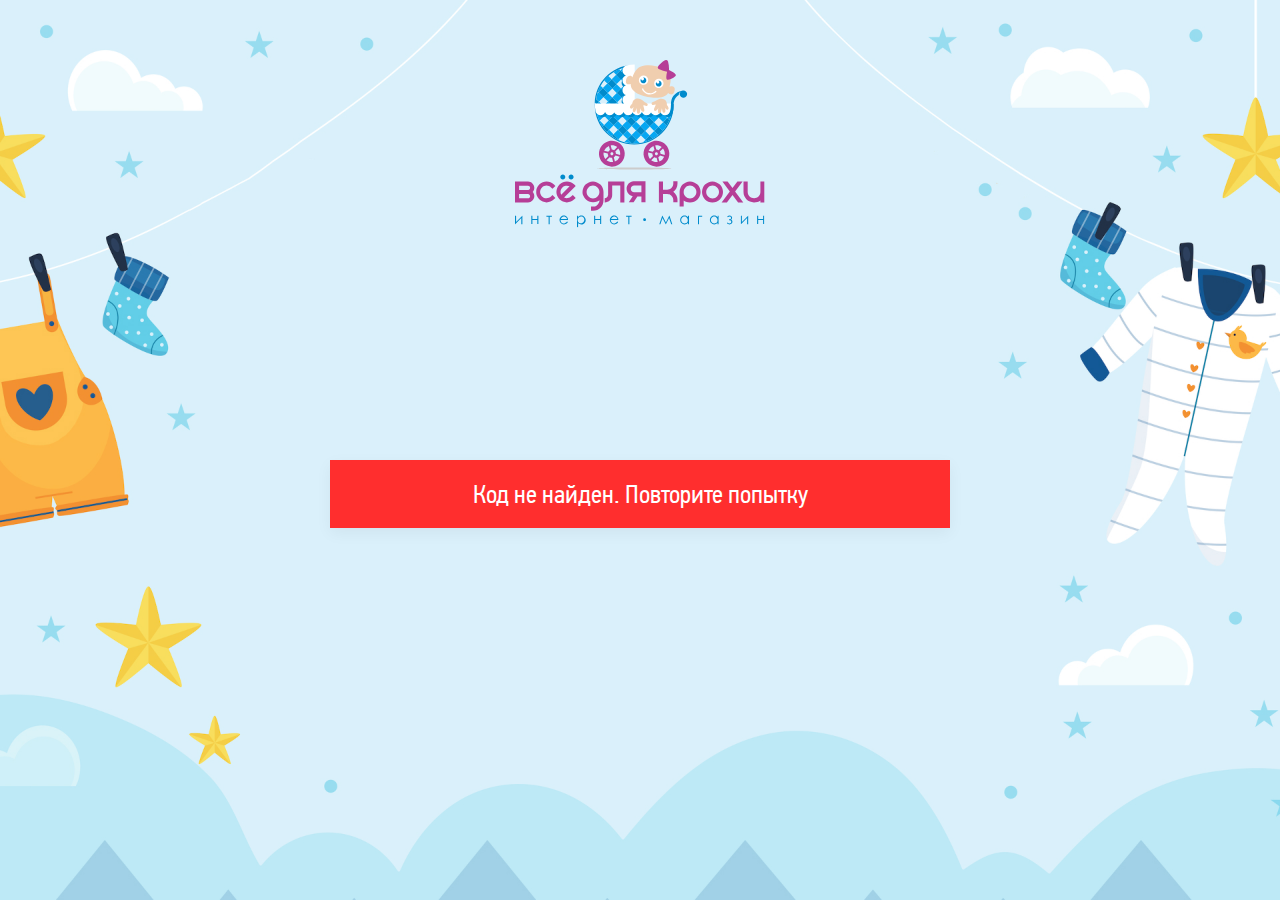
<file: employee-1.html>
<!DOCTYPE html>
<html lang="ru">

<head>
	<meta charset="UTF-8">
	<meta http-equiv="X-UA-Compatible" content="IE=edge">
	<meta name="viewport" content="width=device-width, initial-scale=1.0">
	<title>Всё для крохи - Employee</title>
	<meta property="og:title" content="Всё для крохи - Employee">
	<meta property="og:description" content="Описание">
	<meta property="og:url" content="/">
	<meta property="og:site_name" content="Всё для крохи - Employee">
	<!-- favicon -->
	<link rel="apple-touch-icon" sizes="180x180" href="img/favicon/apple-touch-icon.png">
	<link rel="icon" type="image/png" sizes="32x32" href="img/favicon/favicon-32x32.png">
	<link rel="icon" type="image/png" sizes="16x16" href="img/favicon/favicon-16x16.png">
	<link rel="manifest" href="img/favicon/site.webmanifest">
	<link rel="mask-icon" href="img/favicon/safari-pinned-tab.svg" color="#5bbad5">
	<meta name="msapplication-TileColor" content="#daf1fb">
	<meta name="theme-color" content="#ffffff">
	<!-- styles -->
	<link rel="stylesheet" href="css/vendor.min.css">
	<link rel="stylesheet" href="css/app.min.css">
</head>

<body>
	<!-- employee -->
	<div class="employee" id="employee" style="background-image: url(img/employee-bg.jpg);">
		<div class="employee__wrap">
			<picture class="employee__logotype">
				<img src="img/logotype.svg" width="250" height="168" alt="Всё для крохи">
			</picture>
			<div class="employee__wrapper is--hidden">
				<h3 class="employee__title">Просканируйте штрих код, чтобы начать</h3>
				<picture class="employee__img">
					<img src="img/barcode.svg" alt="Image">
				</picture>
			</div>
			<div class="employee__message is--active">Код не найден. Повторите попытку</div>
		</div>
	</div>
	<!-- end of employee -->
	<!-- scripts -->
	<script src="js/app.min.js"></script>
</body>

</html>
</file>
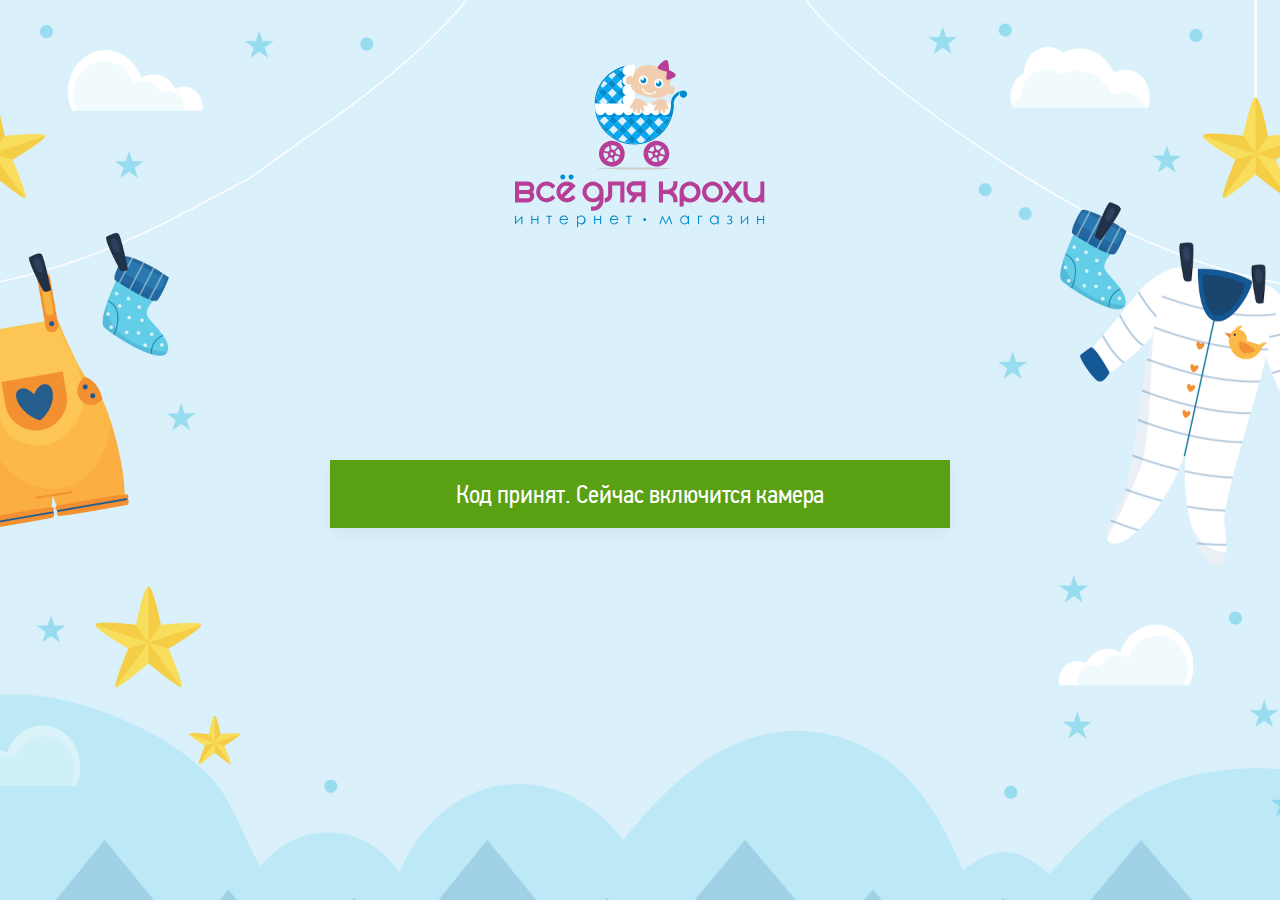
<file: employee-2.html>
<!DOCTYPE html>
<html lang="ru">

<head>
	<meta charset="UTF-8">
	<meta http-equiv="X-UA-Compatible" content="IE=edge">
	<meta name="viewport" content="width=device-width, initial-scale=1.0">
	<title>Всё для крохи - Employee</title>
	<meta property="og:title" content="Всё для крохи - Employee">
	<meta property="og:description" content="Описание">
	<meta property="og:url" content="/">
	<meta property="og:site_name" content="Всё для крохи - Employee">
	<!-- favicon -->
	<link rel="apple-touch-icon" sizes="180x180" href="img/favicon/apple-touch-icon.png">
	<link rel="icon" type="image/png" sizes="32x32" href="img/favicon/favicon-32x32.png">
	<link rel="icon" type="image/png" sizes="16x16" href="img/favicon/favicon-16x16.png">
	<link rel="manifest" href="img/favicon/site.webmanifest">
	<link rel="mask-icon" href="img/favicon/safari-pinned-tab.svg" color="#5bbad5">
	<meta name="msapplication-TileColor" content="#daf1fb">
	<meta name="theme-color" content="#ffffff">
	<!-- styles -->
	<link rel="stylesheet" href="css/vendor.min.css">
	<link rel="stylesheet" href="css/app.min.css">
</head>

<body>
	<!-- employee -->
	<div class="employee" id="employee" style="background-image: url(img/employee-bg.jpg);">
		<div class="employee__wrap">
			<picture class="employee__logotype">
				<img src="img/logotype.svg" width="250" height="168" alt="Всё для крохи">
			</picture>
			<div class="employee__wrapper is--hidden">
				<h3 class="employee__title">Просканируйте штрих код, чтобы начать</h3>
				<picture class="employee__img">
					<img src="img/barcode.svg" alt="Image">
				</picture>
			</div>
			<div class="employee__message employee__message--green is--active">Код принят. Сейчас включится камера</div>
		</div>
	</div>
	<!-- end of employee -->
	<!-- scripts -->
	<script src="js/app.min.js"></script>
</body>

</html>
</file>
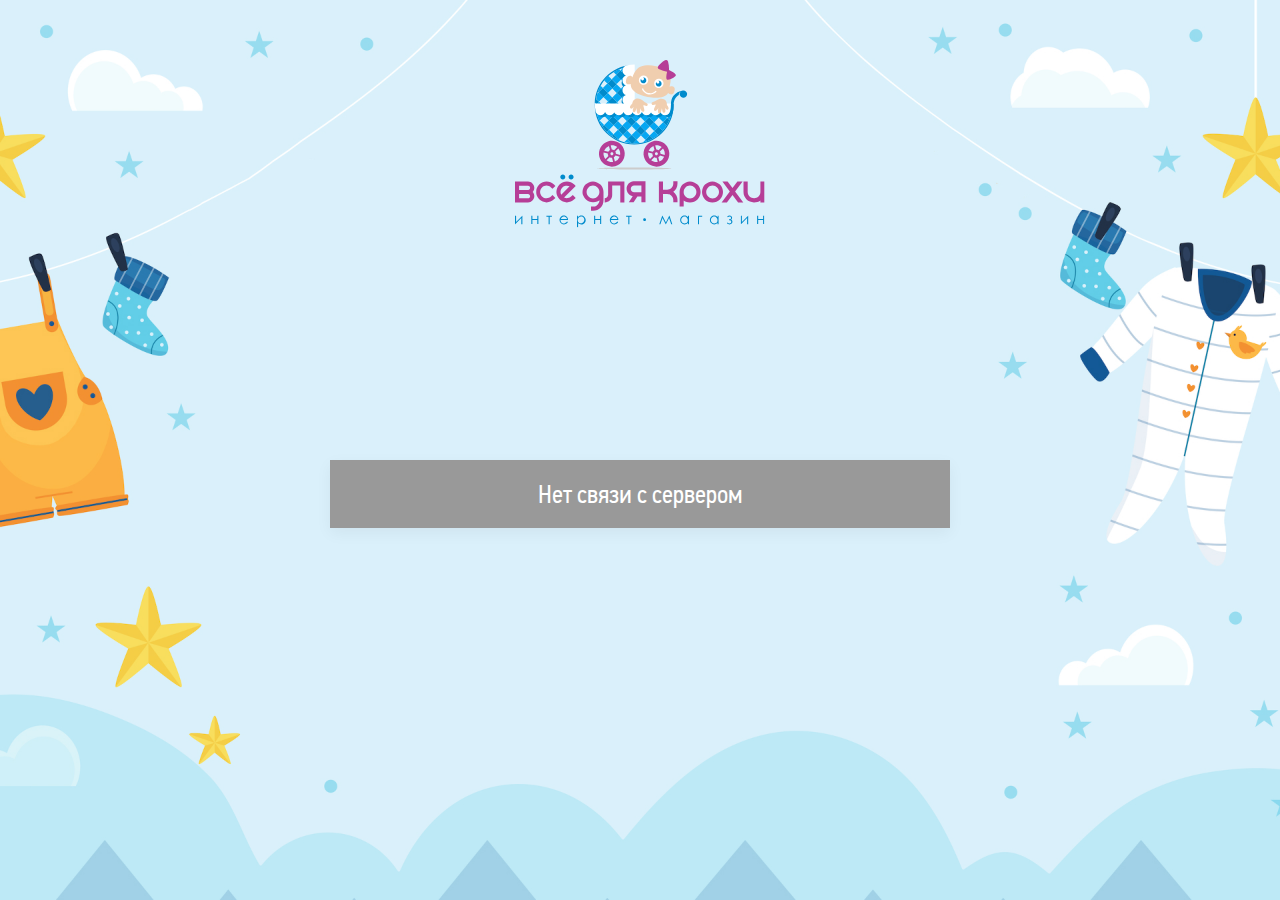
<file: employee-404.html>
<!DOCTYPE html>
<html lang="ru">

<head>
	<meta charset="UTF-8">
	<meta http-equiv="X-UA-Compatible" content="IE=edge">
	<meta name="viewport" content="width=device-width, initial-scale=1.0">
	<title>Всё для крохи - Employee</title>
	<meta property="og:title" content="Всё для крохи - Employee">
	<meta property="og:description" content="Описание">
	<meta property="og:url" content="/">
	<meta property="og:site_name" content="Всё для крохи - Employee">
	<!-- favicon -->
	<link rel="apple-touch-icon" sizes="180x180" href="img/favicon/apple-touch-icon.png">
	<link rel="icon" type="image/png" sizes="32x32" href="img/favicon/favicon-32x32.png">
	<link rel="icon" type="image/png" sizes="16x16" href="img/favicon/favicon-16x16.png">
	<link rel="manifest" href="img/favicon/site.webmanifest">
	<link rel="mask-icon" href="img/favicon/safari-pinned-tab.svg" color="#5bbad5">
	<meta name="msapplication-TileColor" content="#daf1fb">
	<meta name="theme-color" content="#ffffff">
	<!-- styles -->
	<link rel="stylesheet" href="css/vendor.min.css">
	<link rel="stylesheet" href="css/app.min.css">
</head>

<body>
	<!-- employee -->
	<div class="employee" id="employee" style="background-image: url(img/employee-bg.jpg);">
		<div class="employee__wrap">
			<picture class="employee__logotype">
				<img src="img/logotype.svg" width="250" height="168" alt="Всё для крохи">
			</picture>
			<!-- <div class="employee__wrapper">
                <h3 class="employee__title">Нет соеднинения с сервером</h3>
                <picture class="employee__img">
                    <img src="img/connection-404.svg" alt="Image">
                </picture>
                <p class="employee__help">Проверьте настройки сети или перезагрузите терминал</p>
            </div> -->
			<div class="employee__message employee__message--grey is--active">Нет связи с сервером</div>
		</div>
	</div>
	<!-- end of employee -->
	<!-- scripts -->
	<script src="js/app.min.js"></script>
</body>

</html>
</file>
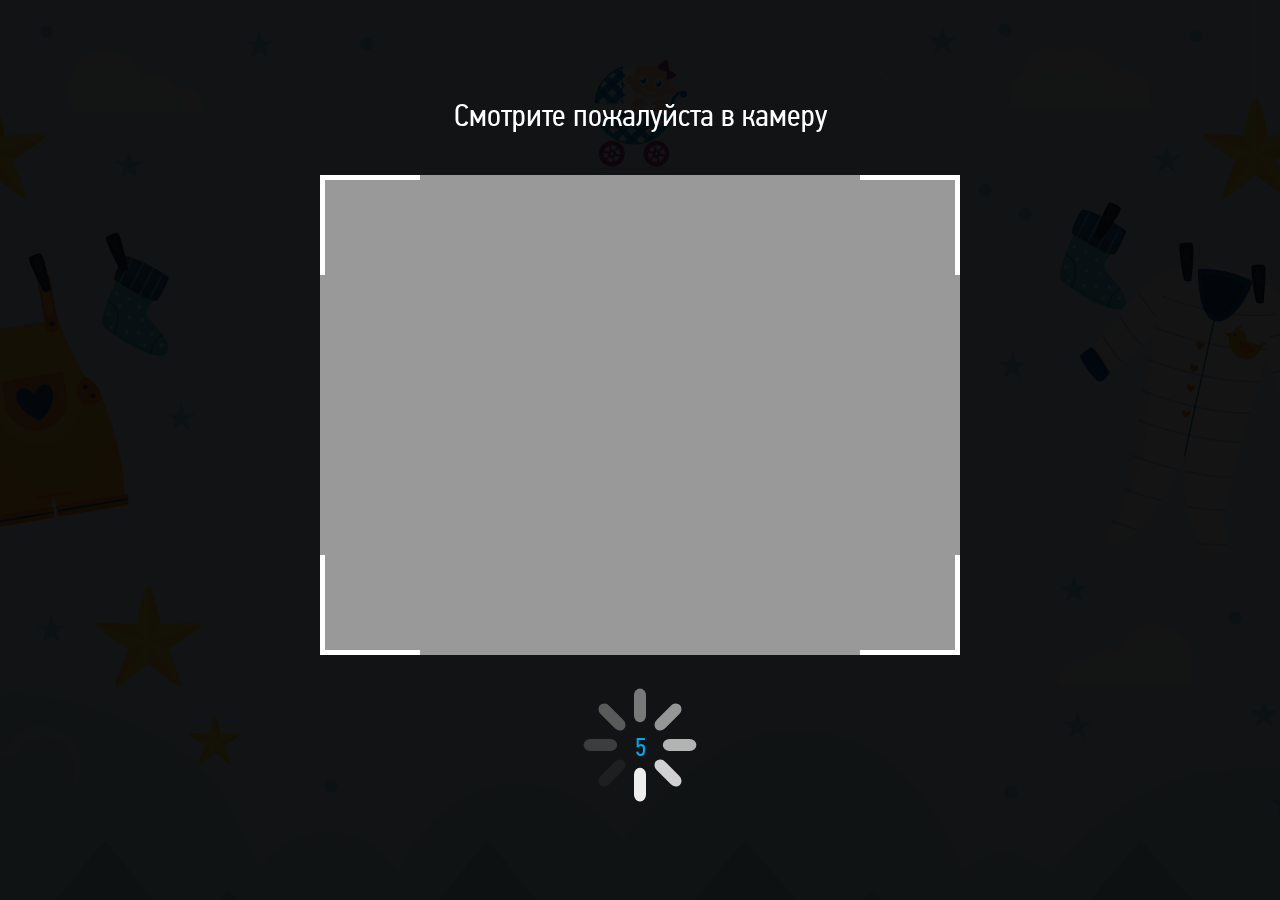
<file: employee-camera.html>
<!DOCTYPE html>
<html lang="ru">

<head>
	<meta charset="UTF-8">
	<meta http-equiv="X-UA-Compatible" content="IE=edge">
	<meta name="viewport" content="width=device-width, initial-scale=1.0">
	<title>Всё для крохи - Employee</title>
	<meta property="og:title" content="Всё для крохи - Employee">
	<meta property="og:description" content="Описание">
	<meta property="og:url" content="/">
	<meta property="og:site_name" content="Всё для крохи - Employee">
	<!-- favicon -->
	<link rel="apple-touch-icon" sizes="180x180" href="img/favicon/apple-touch-icon.png">
	<link rel="icon" type="image/png" sizes="32x32" href="img/favicon/favicon-32x32.png">
	<link rel="icon" type="image/png" sizes="16x16" href="img/favicon/favicon-16x16.png">
	<link rel="manifest" href="img/favicon/site.webmanifest">
	<link rel="mask-icon" href="img/favicon/safari-pinned-tab.svg" color="#5bbad5">
	<meta name="msapplication-TileColor" content="#daf1fb">
	<meta name="theme-color" content="#ffffff">
	<!-- styles -->
	<link rel="stylesheet" href="css/vendor.min.css">
	<link rel="stylesheet" href="css/app.min.css">
</head>

<body>
	<!-- employee -->
	<div class="employee" id="employee" style="background-image: url(img/employee-bg.jpg);">
		<div class="employee__wrap">
			<picture class="employee__logotype">
				<img src="img/logotype.svg" width="250" height="168" alt="Всё для крохи">
			</picture>
		</div>
	</div>
	<!-- end of employee -->
	<!-- new photo -->
	<div class="new-photo is--active" id="new-photo">
		<div class="new-photo__wrap">
			<div class="new-photo__wrapper">
				<div class="new-photo__top">
					<h3 class="new-photo__title">Смотрите пожалуйста в камеру</h3>
				</div>
				<div class="new-photo__main">
					<div class="new-photo__corner new-photo__corner--tleft"></div>
					<div class="new-photo__corner new-photo__corner--tright"></div>
					<div class="new-photo__corner new-photo__corner--bright"></div>
					<div class="new-photo__corner new-photo__corner--bleft"></div>
				</div>
				<div class="new-photo__bottom">
					<!-- add 'is--hidden' for hide loader -->
					<div class="new-photo__loader c-loader">
						<img src="img/loader.svg" alt="Image" class="c-loader__icon">
						<span class="c-loader__timer">5</span>
					</div>
				</div>
			</div>
		</div>
	</div>
	<!-- end of new photo -->
	<!-- scripts -->
	<script src="js/app.min.js"></script>
</body>

</html>
</file>
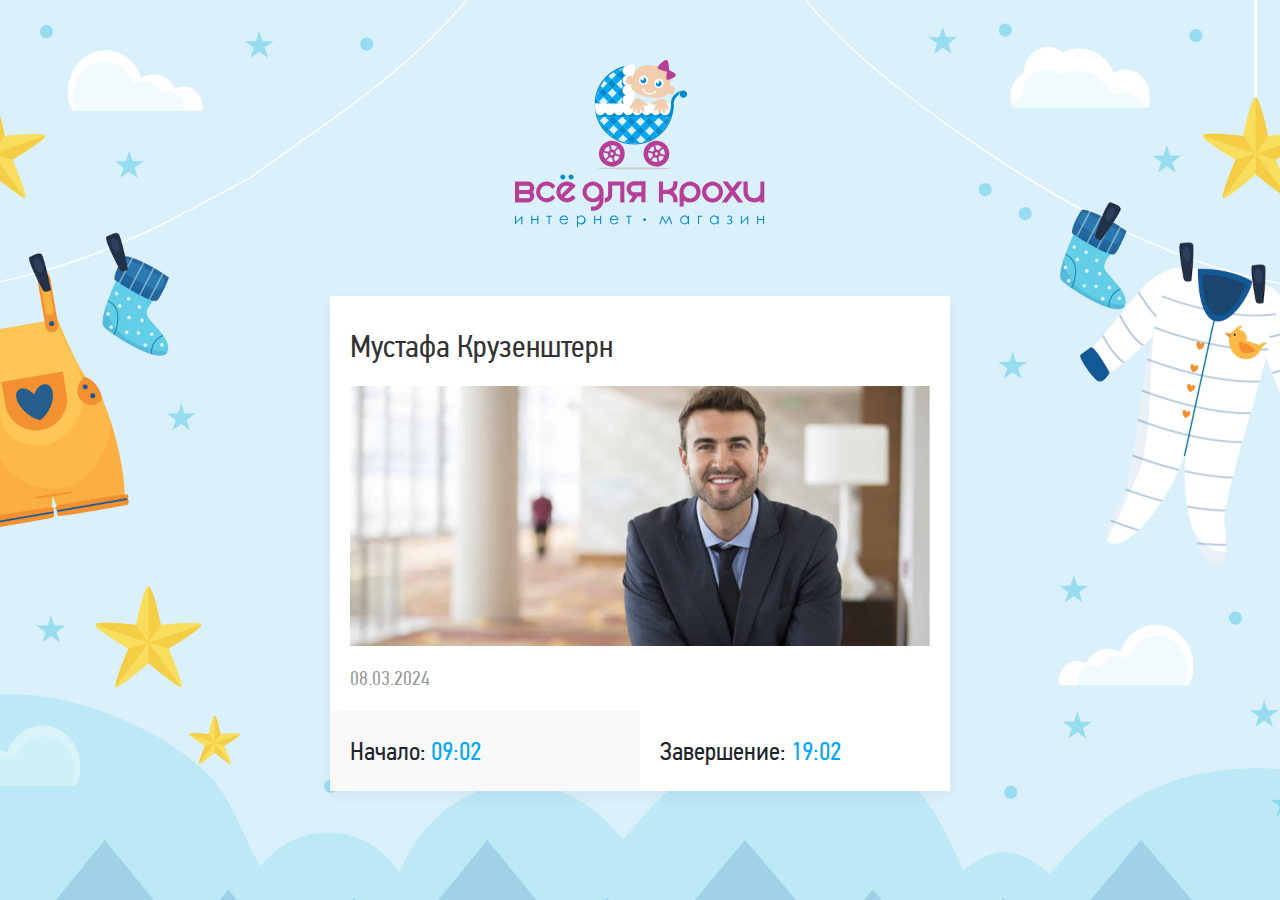
<file: employee-card.html>
<!DOCTYPE html>
<html lang="ru">

<head>
	<meta charset="UTF-8">
	<meta http-equiv="X-UA-Compatible" content="IE=edge">
	<meta name="viewport" content="width=device-width, initial-scale=1.0">
	<title>Всё для крохи - Employee</title>
	<meta property="og:title" content="Всё для крохи - Employee">
	<meta property="og:description" content="Описание">
	<meta property="og:url" content="/">
	<meta property="og:site_name" content="Всё для крохи - Employee">
	<!-- favicon -->
	<link rel="apple-touch-icon" sizes="180x180" href="img/favicon/apple-touch-icon.png">
	<link rel="icon" type="image/png" sizes="32x32" href="img/favicon/favicon-32x32.png">
	<link rel="icon" type="image/png" sizes="16x16" href="img/favicon/favicon-16x16.png">
	<link rel="manifest" href="img/favicon/site.webmanifest">
	<link rel="mask-icon" href="img/favicon/safari-pinned-tab.svg" color="#5bbad5">
	<meta name="msapplication-TileColor" content="#daf1fb">
	<meta name="theme-color" content="#ffffff">
	<!-- styles -->
	<link rel="stylesheet" href="css/vendor.min.css">
	<link rel="stylesheet" href="css/app.min.css">
</head>

<body>
	<!-- employee -->
	<div class="employee" id="employee" style="background-image: url(img/employee-bg.jpg);">
		<div class="employee__wrap">
			<picture class="employee__logotype">
				<img src="img/logotype.svg" width="250" height="168" alt="Всё для крохи">
			</picture>
			<div class="employee-card employee__card">
				<div class="employee-card__body">
					<div class="employee-card__top">
						<h3 class="employee-card__name">Мустафа Крузенштерн</h3>
					</div>
					<picture class="employee-card__img">
						<img src="img/ava.jpg" alt="Image">
					</picture>
					<div class="employee-card__main">
						<span class="employee-card__help">08.03.2024</span>
					</div>
					<div class="employee-card__bottom">
						<div class="employee-card__group">
							<span class="employee-card__value">Начало: <span>09:02</span></span>
						</div>
						<div class="employee-card__group">
							<span class="employee-card__value">Завершение: <span>19:02</span></span>
						</div>
					</div>
				</div>
			</div>
		</div>
	</div>
	<!-- end of employee -->
	<!-- scripts -->
	<script src="js/app.min.js"></script>
</body>

</html>
</file>
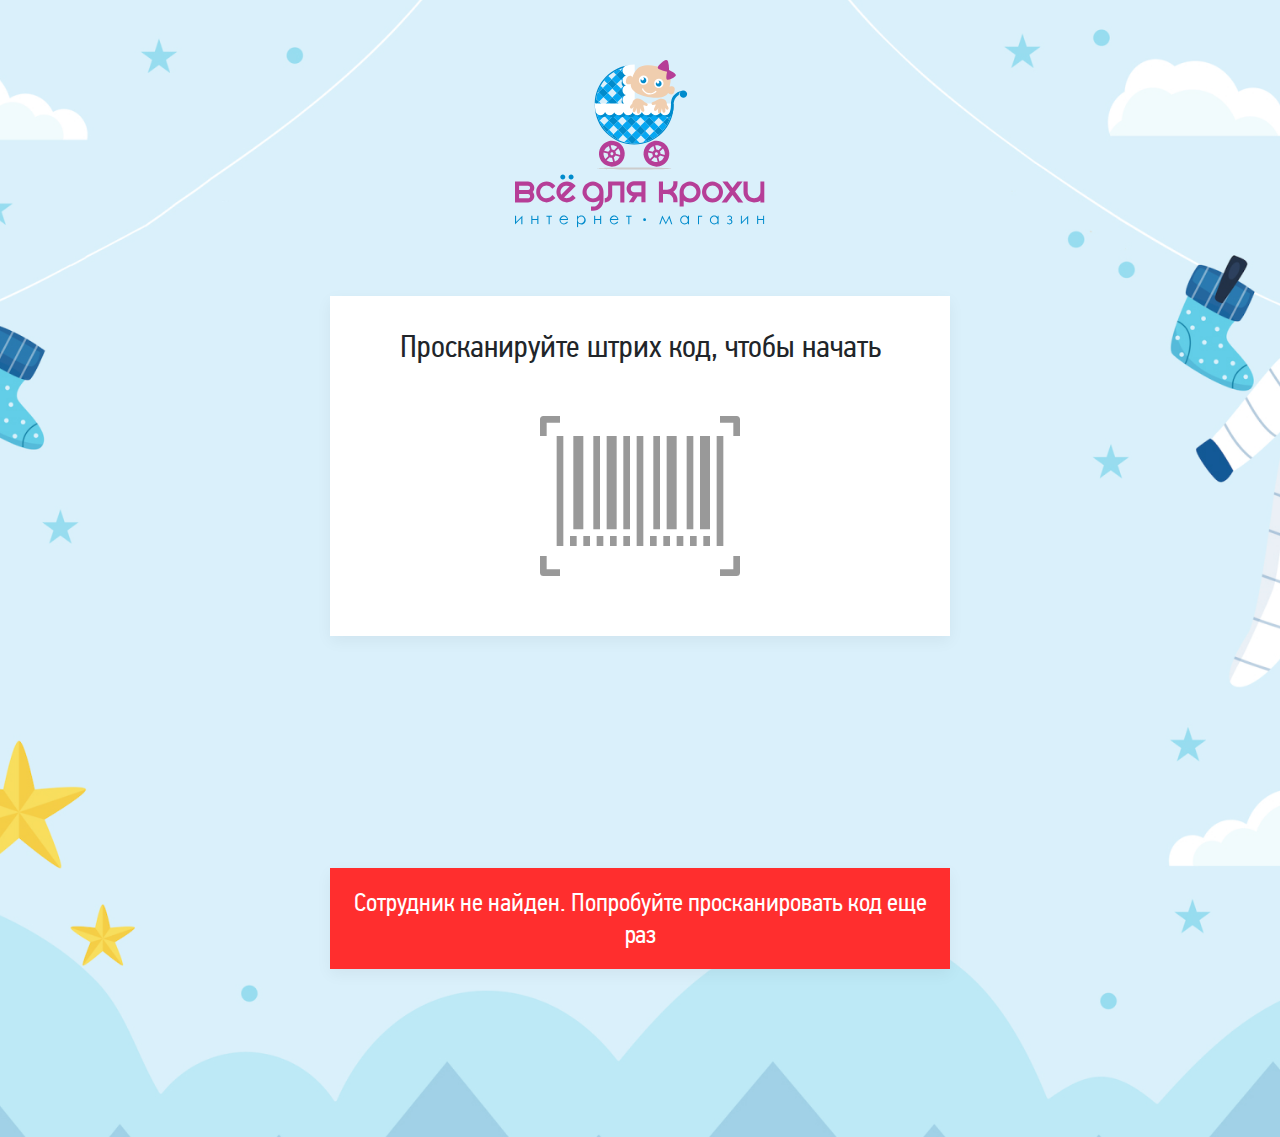
<file: employee.html>
<!DOCTYPE html>
<html lang="ru">

<head>
	<meta charset="UTF-8">
	<meta http-equiv="X-UA-Compatible" content="IE=edge">
	<meta name="viewport" content="width=device-width, initial-scale=1.0">
	<title>Всё для крохи - Employee</title>
	<meta property="og:title" content="Всё для крохи - Employee">
	<meta property="og:description" content="Описание">
	<meta property="og:url" content="/">
	<meta property="og:site_name" content="Всё для крохи - Employee">
	<!-- favicon -->
	<link rel="apple-touch-icon" sizes="180x180" href="img/favicon/apple-touch-icon.png">
	<link rel="icon" type="image/png" sizes="32x32" href="img/favicon/favicon-32x32.png">
	<link rel="icon" type="image/png" sizes="16x16" href="img/favicon/favicon-16x16.png">
	<link rel="manifest" href="img/favicon/site.webmanifest">
	<link rel="mask-icon" href="img/favicon/safari-pinned-tab.svg" color="#5bbad5">
	<meta name="msapplication-TileColor" content="#daf1fb">
	<meta name="theme-color" content="#ffffff">
	<!-- styles -->
	<link rel="stylesheet" href="css/vendor.min.css">
	<link rel="stylesheet" href="css/app.min.css">
</head>

<body>
	<!-- employee -->
	<div class="employee" id="employee" style="background-image: url(img/employee-bg.jpg);">
		<div class="employee__wrap">
			<picture class="employee__logotype">
				<img src="img/logotype.svg" width="250" height="168" alt="Всё для крохи">
			</picture>
			<div class="employee__wrapper">
				<h3 class="employee__title">Просканируйте штрих код, чтобы начать</h3>
				<picture class="employee__img">
					<img src="img/barcode.svg" alt="Image">
				</picture>
			</div>
			<div class="employee__message is--active">Сотрудник не найден. Попробуйте просканировать код еще раз</div>
		</div>
	</div>
	<!-- end of employee -->
	<!-- scripts -->
	<script src="js/app.min.js"></script>
</body>

</html>
</file>
<file: css/app.min.css>
body{position:relative;overflow-x:hidden;font-family:"pfdintextcondpro-regular",sans-serif;font-size:16px;line-height:1.25}ul,ol,li{display:block;padding:0;margin:0;list-style:none}h1,h2,h3,h4,h5,h6{margin:0;font-weight:normal;line-height:1.25}p{margin:0}b,strong{font-weight:500}a{display:inline-block;color:#000;text-decoration:none;-webkit-transition:all .25s ease-in-out;transition:all .25s ease-in-out}a:hover{text-decoration:none;color:#000}a:active{color:#000}input[type=number]{-moz-appearance:textfield}input[type=number]::-webkit-outer-spin-button,input[type=number]::-webkit-inner-spin-button{display:none;-webkit-appearance:none;appearance:none;margin:0}picture{display:block}img{max-width:100%}svg{-webkit-transition:all .25s ease-in-out;transition:all .25s ease-in-out}.container{margin:0 auto;padding:0 20px;max-width:1440px;width:100%}@media screen and (min-width: 768px)and (max-width: 1023px){.container{padding:0 20px}}@media screen and (max-width: 767px){.container{padding:0 16px}}.c-loader{position:relative;z-index:1;margin:0 auto;width:-webkit-fit-content;width:-moz-fit-content;width:fit-content}.c-loader.is--hidden{display:none}.c-loader__icon{display:block;overflow:hidden;min-width:120px;width:120px;height:120px;-o-object-fit:contain;object-fit:contain}.c-loader__timer{position:absolute;top:calc(50% + 2px);left:50%;z-index:1;-webkit-transform:translate(-50%, -50%);-ms-transform:translate(-50%, -50%);transform:translate(-50%, -50%);display:block;font-size:26px;font-weight:normal;line-height:1;text-align:center;color:#01a8f6}.scroll-disabled{overflow:hidden}.employee{position:relative;z-index:1;padding:60px 0;min-height:100vh;background-color:#daf1fb;background-repeat:no-repeat;background-size:cover;background-position:center center}.employee__wrap{margin:0 auto;padding:0 20px;max-width:660px;width:100%}.employee__logotype{display:block;overflow:hidden;margin:0 auto 68px;min-width:250px;width:250px;height:168px}.employee__logotype img{display:block;width:100%;height:100%;-o-object-fit:contain;object-fit:contain}.employee__wrapper{display:block;overflow:hidden;padding:30px 20px 40px;width:100%;text-align:center;background:#fff;-webkit-box-shadow:0px 5px 15px 0px rgba(0,0,0,.05);box-shadow:0px 5px 15px 0px rgba(0,0,0,.05);-webkit-transition:all .25s ease-in-out;transition:all .25s ease-in-out}.employee__wrapper.is--hidden{display:none}.employee__title{display:block;font-size:32px;font-weight:normal;line-height:1.25}.employee__title+.employee__img{margin-top:30px}.employee__img{display:block;overflow:hidden;margin:0 auto;min-width:200px;width:200px;height:200px}.employee__img img{display:block;width:100%;height:100%;-o-object-fit:contain;object-fit:contain}.employee__help{display:block;margin-top:15px;font-size:16px;font-weight:normal;line-height:1.375;color:#999}.employee__message{display:none;margin-top:232px;margin-bottom:108px;padding:17.75px 20px;width:100%;font-size:26px;font-weight:normal;line-height:1.25;text-align:center;color:#fff;background:#ff2e2e;-webkit-box-shadow:0px 5px 15px 0px rgba(0,0,0,.05);box-shadow:0px 5px 15px 0px rgba(0,0,0,.05);-webkit-transition:all .25s ease-in-out;transition:all .25s ease-in-out}.employee__message--green{background:#59a012}.employee__message--grey{background:#999}.employee__message.is--active{display:block}.employee-card{display:block;width:100%;background:#fff;-webkit-box-shadow:0px 5px 15px 0px rgba(0,0,0,.05);box-shadow:0px 5px 15px 0px rgba(0,0,0,.05);-webkit-transition:all .25s ease-in-out;transition:all .25s ease-in-out}.employee-card__body{padding:30px 20px 40px;text-align:left}.employee-card__top{margin-bottom:20px;width:100%}.employee-card__name{display:block;font-size:32px;font-weight:normal;line-height:1.25;color:#333}.employee-card__img{display:block;overflow:hidden;width:100%;height:260px}.employee-card__img img{display:block;width:100%;height:100%;-o-object-fit:cover;object-fit:cover}.employee-card__main{margin-top:20px}.employee-card__help{display:block;width:-webkit-fit-content;width:-moz-fit-content;width:fit-content;font-size:20px;font-weight:normal;color:#999}.employee-card__bottom{display:-webkit-box;display:-ms-flexbox;display:flex;-webkit-box-align:center;-ms-flex-align:center;align-items:center;-webkit-box-pack:justify;-ms-flex-pack:justify;justify-content:space-between;margin:20px -20px -40px}.employee-card__group{padding:23.75px 20px;width:50%}.employee-card__group:first-child{background:#f8f8f8}.employee-card__value{display:block;font-size:26px;font-weight:normal}.employee-card__value b,.employee-card__value strong,.employee-card__value span{color:#01a8f6}.new-photo{position:fixed;top:0;right:0;bottom:0;left:0;z-index:2000;display:block;overflow-x:hidden;overflow-y:auto;width:100%;height:100%;color:#fff;background:rgba(0,0,0,.92);visibility:hidden;opacity:0;pointer-events:none;-webkit-transition:all .15s ease;transition:all .15s ease}.new-photo.is--active{visibility:visible;opacity:1;pointer-events:all}.new-photo.is--active .new-photo__wrap{-webkit-transform:scale(1) translate(0, 0);-ms-transform:scale(1) translate(0, 0);transform:scale(1) translate(0, 0);opacity:1}.new-photo__wrap{position:relative;z-index:2;-webkit-transform:scale(0.9) translate(0, 10%);-ms-transform:scale(0.9) translate(0, 10%);transform:scale(0.9) translate(0, 10%);-webkit-transform-origin:center top;-ms-transform-origin:center top;transform-origin:center top;display:-webkit-box;display:-ms-flexbox;display:flex;-webkit-box-align:center;-ms-flex-align:center;align-items:center;-webkit-box-pack:center;-ms-flex-pack:center;justify-content:center;margin:20px auto;padding:0 20px;min-height:calc(100dvh - 40px);max-width:680px;width:100%;opacity:0;-webkit-transition:all .15s ease;transition:all .15s ease}.new-photo__wrapper{width:100%}.new-photo__top{margin-bottom:40px;text-align:center}.new-photo__title{font-size:32px;font-weight:normal}.new-photo__main{position:relative;z-index:1;display:block;width:100%;height:480px;background:#999}.new-photo__corner{position:absolute;z-index:1;pointer-events:none}.new-photo__corner::before{content:"";position:absolute;z-index:1;display:block;width:100px;height:5px;background:#fff}.new-photo__corner::after{content:"";position:absolute;z-index:1;display:block;width:5px;height:100px;background:#fff}.new-photo__corner--tleft{top:0;left:0}.new-photo__corner--tleft::before,.new-photo__corner--tleft::after{top:0;left:0}.new-photo__corner--tright{top:0;right:0}.new-photo__corner--tright::before,.new-photo__corner--tright::after{top:0;right:0}.new-photo__corner--bright{right:0;bottom:0}.new-photo__corner--bright::before,.new-photo__corner--bright::after{right:0;bottom:0}.new-photo__corner--bleft{bottom:0;left:0}.new-photo__corner--bleft::before,.new-photo__corner--bleft::after{bottom:0;left:0}.new-photo__bottom{margin:30px auto 0}
</file>
